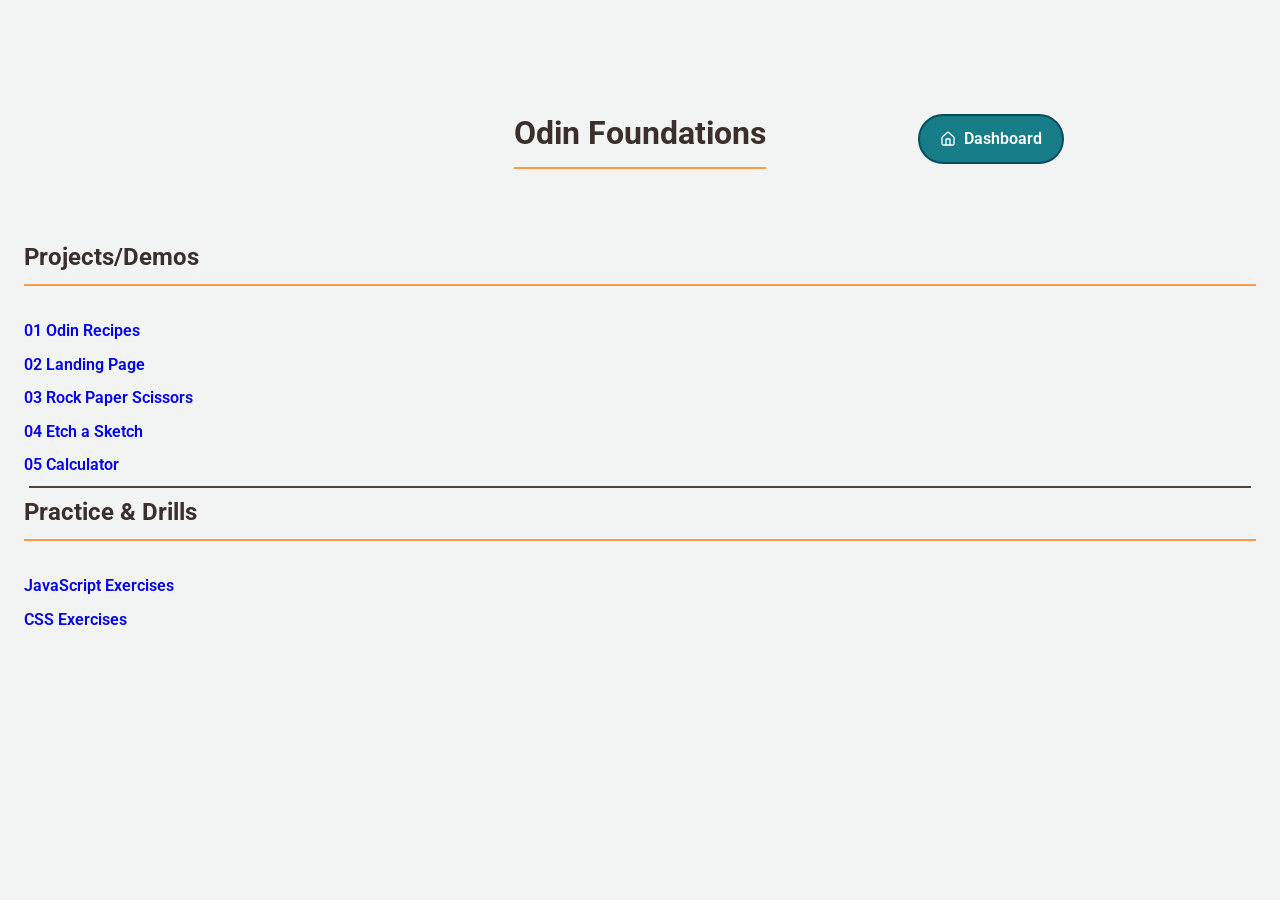
<file: index.html>
<!doctype html>
<html lang="en">
  <head>
    <meta charset="UTF-8" />
    <meta name="viewport" content="width=device-width, initial-scale=1.0" />
    <title>Odin Foundations Page</title>

    <!-- Google Font: Roboto (Variable Font) -->
    <link rel="preconnect" href="https://fonts.googleapis.com" />
    <link rel="preconnect" href="https://fonts.gstatic.com" crossorigin />
    <link
      href="https://fonts.googleapis.com/css2?family=Roboto:ital,wght@0,100..900;1,100..900&display=swap"
      rel="stylesheet"
    />

    <!-- Deine globale CSS-Boilerplate -->
    <link rel="stylesheet" href="styles.css" />
  </head>

  <body>
    <header class="page-header">
      <div class="header-spacer"></div>
      <h1>Odin Foundations</h1>
      <a href="https://janf1997-sys.github.io/odin-hub/" class="home-button"
        >Dashboard</a
      >
    </header>
    <main>
      <section class="foundations-container">
        <h2>Projects/Demos</h2>
        <ul class="project-list">
          <li class="project-item">
            <a href="./01_odin-recipes/index.html" class="project-link">
              <span class="project-number">01</span>
              <span class="project-name">Odin Recipes</span>
            </a>
          </li>
          <li class="project-item">
            <a href="./02_landing_page/index.html" class="project-link">
              <span class="project-number">02</span>
              <span class="project-name">Landing Page</span>
            </a>
          </li>
          <li class="project-item">
            <a href="./03_rock-paper-scissors/index.html" class="project-link">
              <span class="project-number">03</span>
              <span class="project-name">Rock Paper Scissors</span>
            </a>
          </li>
          <li class="project-item">
            <a href="./04_etch-a-sketch/index.html" class="project-link">
              <span class="project-number">04</span>
              <span class="project-name">Etch a Sketch</span>
            </a>
          </li>
          <li class="project-item">
            <a href="./05_calculator/index.html" class="project-link">
              <span class="project-number">05</span>
              <span class="project-name">Calculator</span>
            </a>
          </li>
        </ul>
      </section>
      <hr />
      <section class="exercises-section">
        <h2>Practice & Drills</h2>
        <ul class="exercises-list">
          <li>
            <a
              href="https://github.com/janf1997-sys/javascript-exercises"
              target="_blank"
              rel="noopener noreferrer"
              >JavaScript Exercises</a
            >
          </li>
          <li>
            <a
              href="https://github.com/janf1997-sys/css-exercises"
              target="_blank"
              rel="noopener noreferrer"
              >CSS Exercises</a
            >
          </li>
        </ul>
      </section>
    </main>
  </body>
</html>
</file>
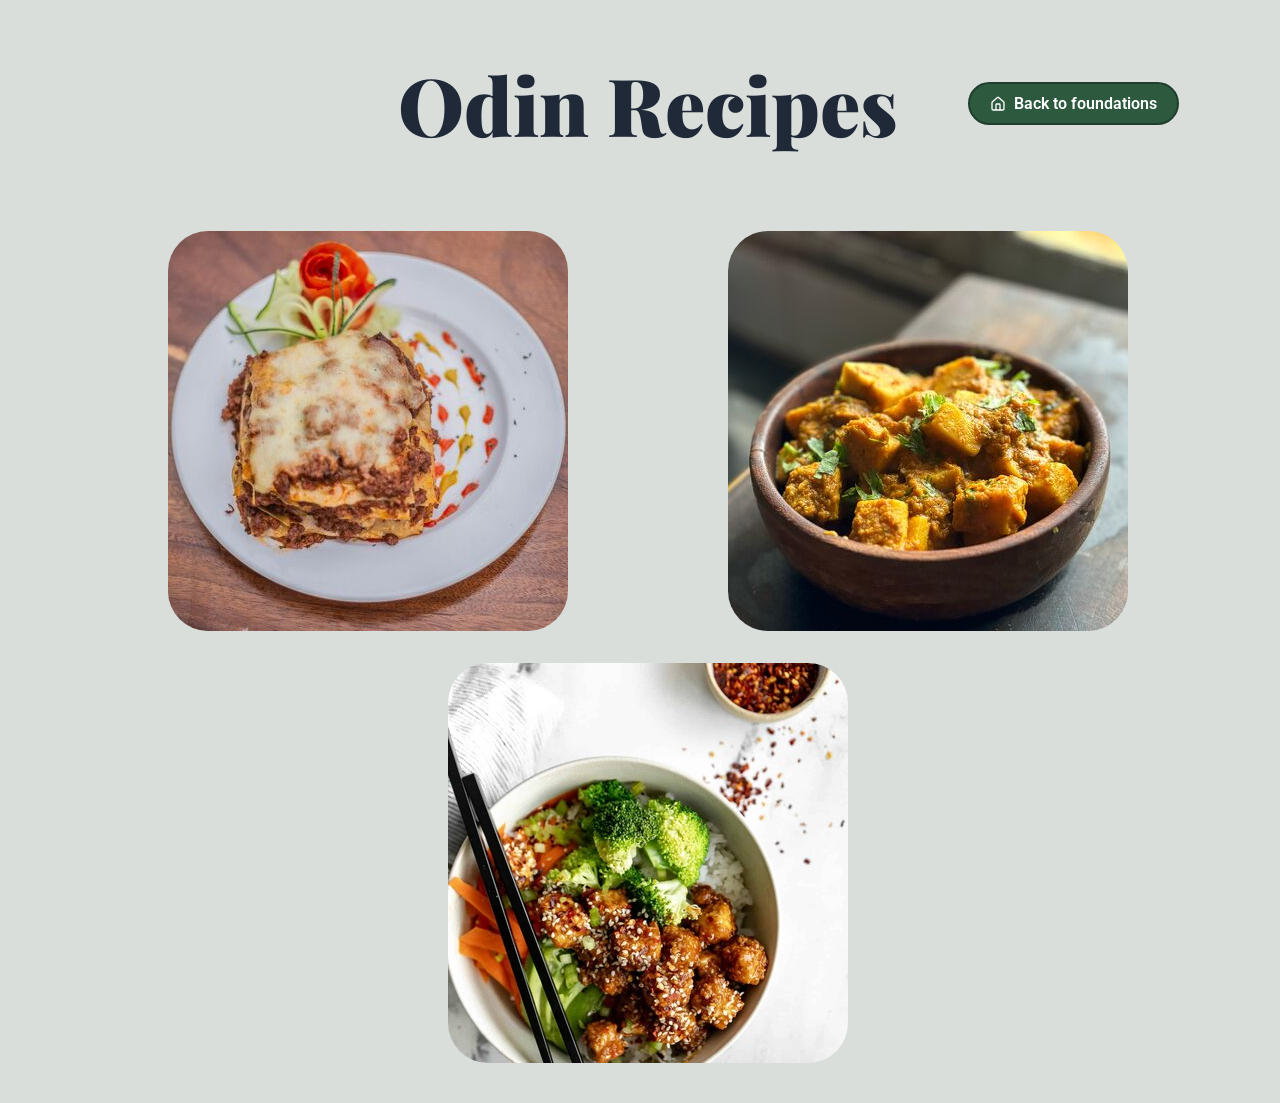
<file: 01_odin-recipes/index.html>
<!doctype html>
<html lang="en">
  <head>
    <meta charset="UTF-8" />
    <meta name="viewport" content="width=device-width, initial-scale=1.0" />
    <title>Odin Recipes Page</title>

    <!-- Google Font: Roboto (Variable Font) -->
    <link rel="preconnect" href="https://fonts.googleapis.com" />
    <link rel="preconnect" href="https://fonts.gstatic.com" crossorigin />
    <link
      href="https://fonts.googleapis.com/css2?family=Roboto:ital,wght@0,100..900;1,100..900&display=swap"
      rel="stylesheet"
    />
    <link
      href="https://fonts.googleapis.com/css2?family=Playfair+Display:ital,wght@0,400..900;1,400..900&display=swap"
      rel="stylesheet"
    />

    <!-- Deine globale CSS-Boilerplate -->
    <link rel="stylesheet" href="styles.css" />
  </head>

  <body>
    <header class="page-header page-header--full">
      <div class="header-spacer"></div>
      <h1>Odin Recipes</h1>
      <a class="home-button" href="../index.html">Back to foundations</a>
    </header>
    <div class="container">
      <a class="recipe-card" href="recipes/lasagna.html"
        ><img
          class="nav-pic"
          src="./images/lasagna.jpg"
          width="400"
          height="400"
        /><span class="recipe-name">Lasagna</span></a
      >
      <a class="recipe-card" href="recipes/butter_tofu.html"
        ><img
          class="nav-pic"
          src="./images/butter_tofu.jpg"
          width="400"
          height="400"
        /><span class="recipe-name">Butter Tofu</span></a
      >
      <a class="recipe-card" href="recipes/crispy_tofu.html"
        ><img
          class="nav-pic"
          src="./images/crispy_tofu.jpg"
          width="400"
          height="400"
        /><span class="recipe-name">Crispy Tofu</span></a
      >
    </div>
  </body>
</html>
</file>
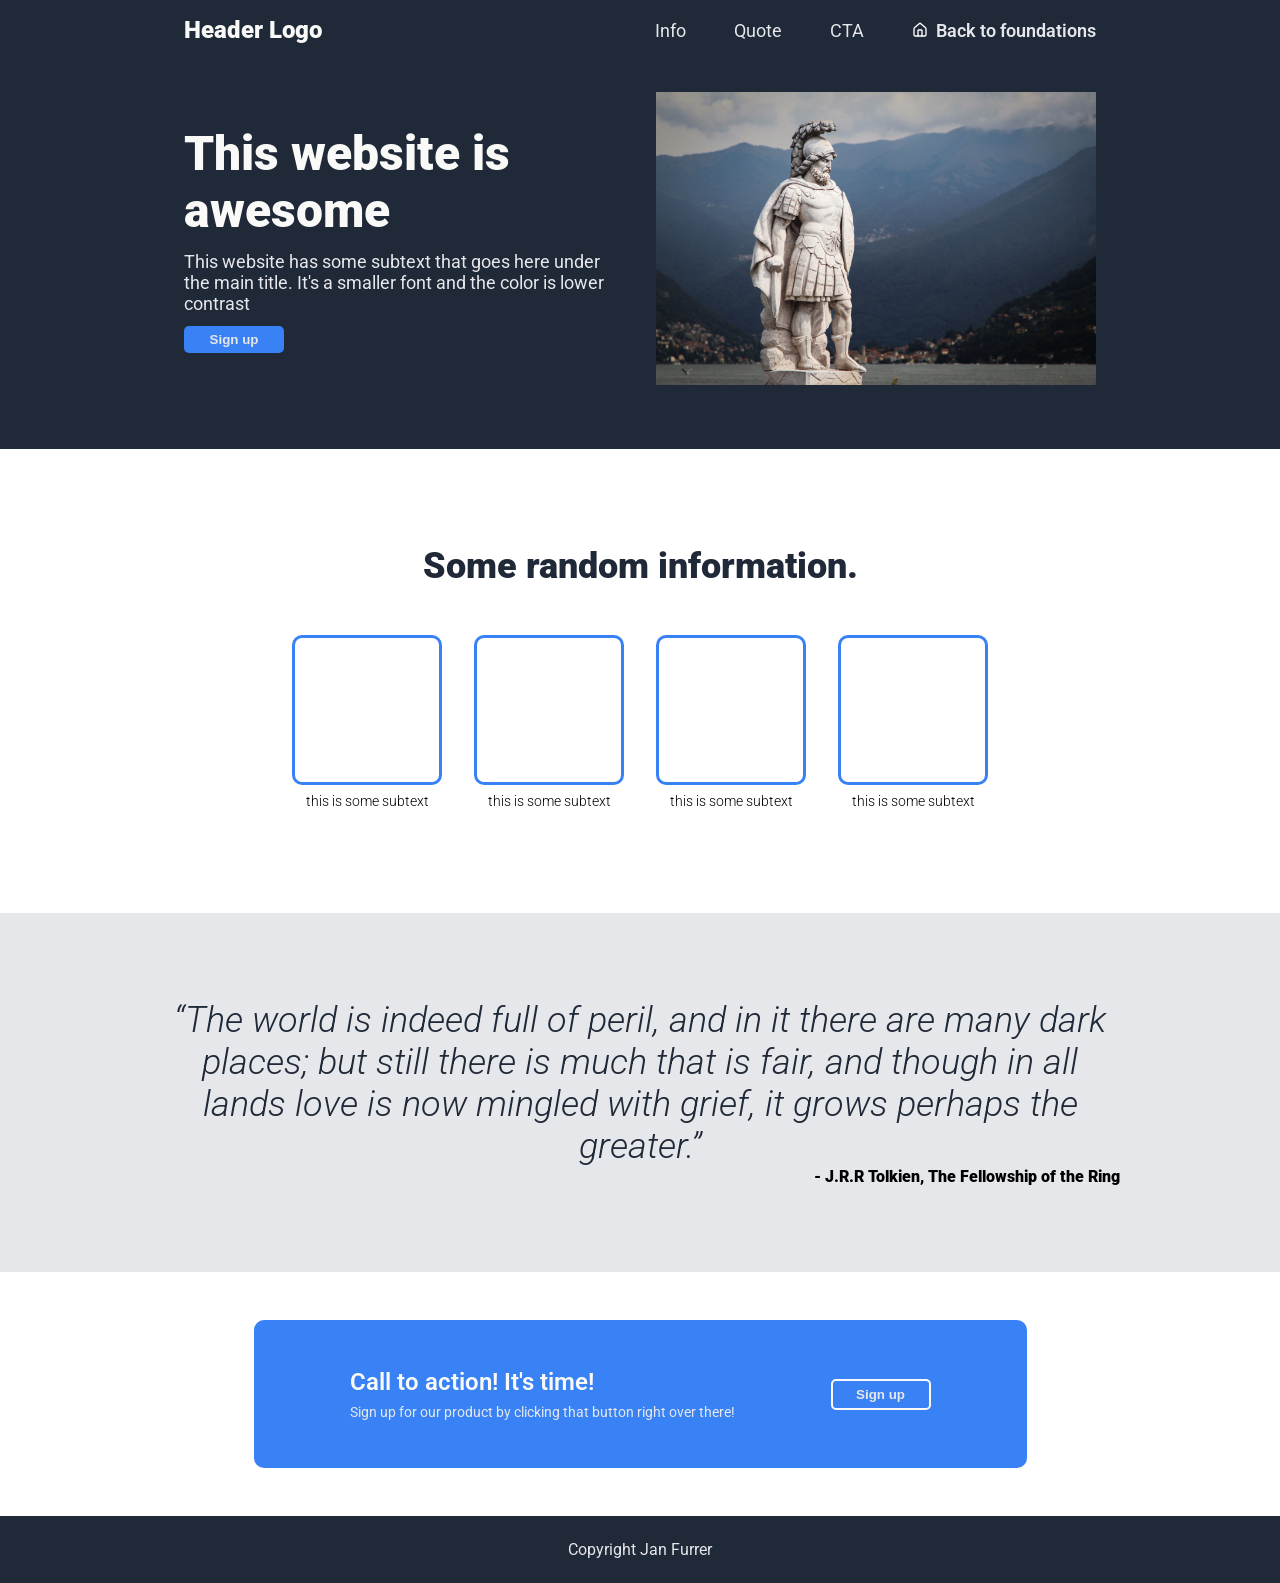
<file: 02_landing_page/index.html>
<!doctype html>
<html lang="en">
  <head>
    <meta charset="UTF-8" />
    <meta name="viewport" content="width=device-width, initial-scale=1.0" />
    <title>Odin Landing Page</title>
    <link rel="preconnect" href="https://fonts.googleapis.com" />
    <link rel="preconnect" href="https://fonts.gstatic.com" crossorigin />
    <link
      href="https://fonts.googleapis.com/css2?family=Playfair+Display:ital,wght@0,400..900;1,400..900&family=Roboto:ital,wght@0,100..900;1,100..900&display=swap"
      rel="stylesheet"
    />
    <link rel="stylesheet" href="styles.css" />
  </head>
  <body>
    <header>
      <div class="top">
        <div class="logo">Header Logo</div>
        <div class="nav">
          <a href="#info">Info</a>
          <a href="#quote">Quote</a>
          <a href="#cta">CTA</a>
          <a class="home-button" href="../index.html">Back to foundations</a>
        </div>
      </div>
      <div class="content">
        <div class="header-left">
          <div class="title">This website is awesome</div>
          <div class="subtitle">
            This website has some subtext that goes here under the main title.
            It's a smaller font and the color is lower contrast
          </div>
          <button class="signup">Sign up</button>
        </div>
        <div class="image">
          <img src="resources/hero-img.jpg" width="600" />
        </div>
      </div>
    </header>
    <div id="info">
      <div class="section-title">Some random information.</div>
      <div class="containers">
        <div class="container">
          <div class="rec"></div>
          <div class="subtext">this is some subtext</div>
        </div>
        <div class="container">
          <div class="rec"></div>
          <div class="subtext">this is some subtext</div>
        </div>
        <div class="container">
          <div class="rec"></div>
          <div class="subtext">this is some subtext</div>
        </div>
        <div class="container">
          <div class="rec"></div>
          <div class="subtext">this is some subtext</div>
        </div>
      </div>
    </div>
    <div id="quote">
      <div class="quote">
        <div class="quote-text">
          “The world is indeed full of peril, and in it there are many dark
          places; but still there is much that is fair, and though in all lands
          love is now mingled with grief, it grows perhaps the greater.”
        </div>
        <div class="quote-author">
          - J.R.R Tolkien, The Fellowship of the Ring
        </div>
      </div>
    </div>
    <div id="cta">
      <div class="cta-content">
        <div class="left">
          <div class="cta-title">Call to action! It's time!</div>
          <div class="cta-sub">
            Sign up for our product by clicking that button right over there!
          </div>
        </div>
        <div class="right">
          <button class="signup">Sign up</button>
        </div>
      </div>
    </div>
    <footer>Copyright Jan Furrer</footer>
  </body>
</html>
</file>
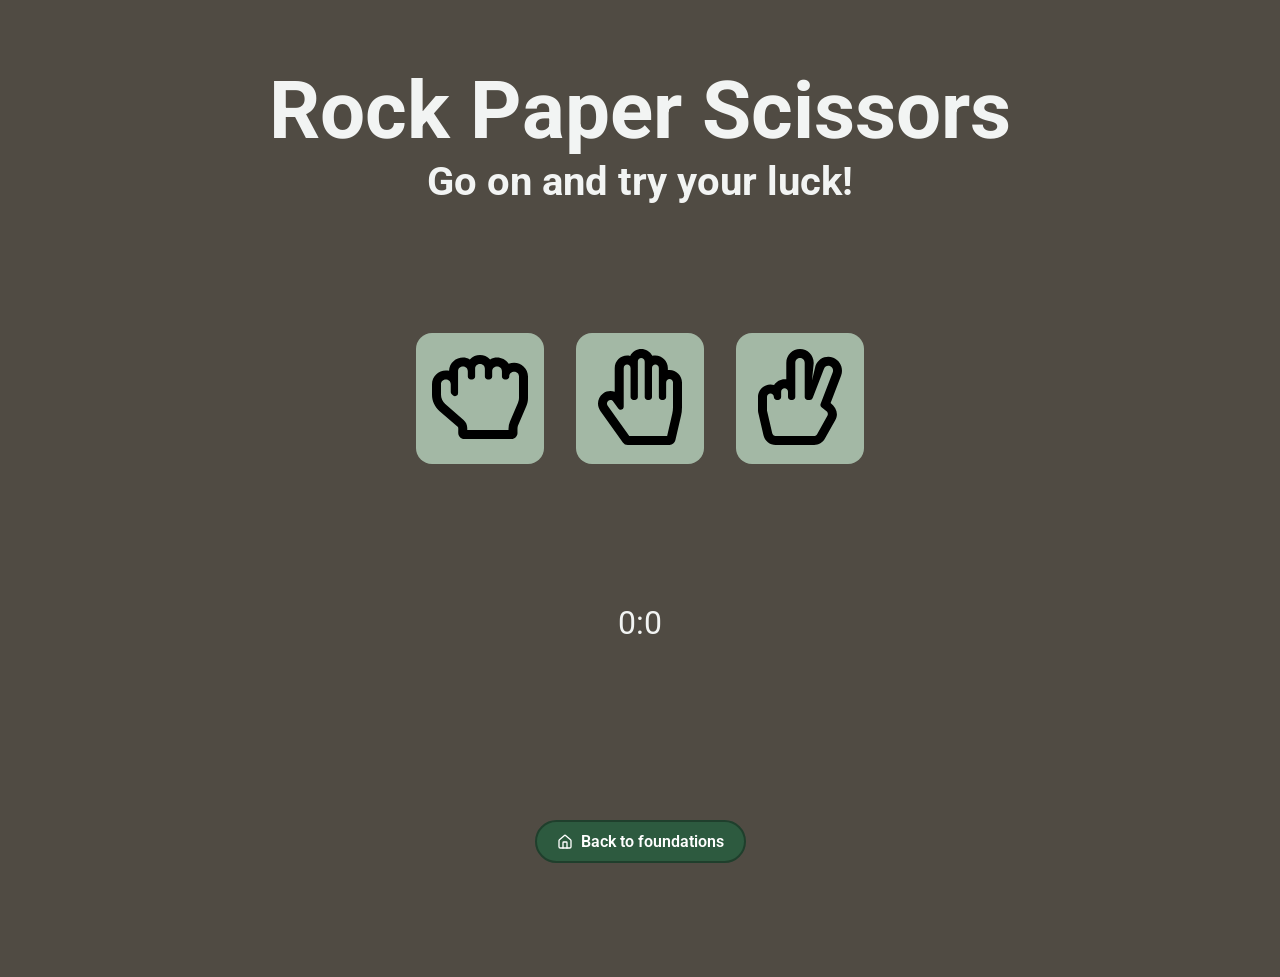
<file: 03_rock-paper-scissors/index.html>
<!doctype html>
<html lang="en">
  <head>
    <meta charset="UTF-8" />
    <meta name="viewport" content="width=device-width, initial-scale=1.0" />
    <title>RPS</title>
    <link href="styles.css" rel="stylesheet" />
    <script src="script.js" defer></script>
    <link rel="preconnect" href="https://fonts.googleapis.com" />
    <link rel="preconnect" href="https://fonts.gstatic.com" crossorigin />
    <link
      href="https://fonts.googleapis.com/css2?family=Roboto:ital,wght@0,100..900;1,100..900&display=swap"
      rel="stylesheet"
    />
  </head>
  <body>
    <svg xmlns="http://www.w3.org/2000/svg" style="display: none">
      <!-- Rock (512x512) -->
      <symbol id="icon-rock" viewBox="0 0 512 512">
        <path
          fill="currentColor"
          d="M408.864 79.052c-22.401-33.898-66.108-42.273-98.813-23.588c-29.474-31.469-79.145-31.093-108.334-.022c-47.16-27.02-108.71 5.055-110.671 60.806C44.846 105.407 0 140.001 0 187.429v56.953c0 32.741 14.28 63.954 39.18 85.634l97.71 85.081c4.252 3.702 3.11 5.573 3.11 32.903c0 17.673 14.327 32 32 32h252c17.673 0 32-14.327 32-32c0-23.513-1.015-30.745 3.982-42.37l42.835-99.656c6.094-14.177 9.183-29.172 9.183-44.568V146.963c0-52.839-54.314-88.662-103.136-67.911M464 261.406a64.5 64.5 0 0 1-5.282 25.613l-42.835 99.655c-5.23 12.171-7.883 25.04-7.883 38.25V432H188v-10.286c0-16.37-7.14-31.977-19.59-42.817l-97.71-85.08C56.274 281.255 48 263.236 48 244.381v-56.953c0-33.208 52-33.537 52 .677v41.228a16 16 0 0 0 5.493 12.067l7 6.095A16 16 0 0 0 139 235.429V118.857c0-33.097 52-33.725 52 .677v26.751c0 8.836 7.164 16 16 16h7c8.836 0 16-7.164 16-16v-41.143c0-33.134 52-33.675 52 .677v40.466c0 8.836 7.163 16 16 16h7c8.837 0 16-7.164 16-16v-27.429c0-33.03 52-33.78 52 .677v26.751c0 8.836 7.163 16 16 16h7c8.837 0 16-7.164 16-16c0-33.146 52-33.613 52 .677z"
        />
      </symbol>

      <!-- Paper (448x512) -->
      <symbol id="icon-paper" viewBox="0 0 448 512">
        <path
          fill="currentColor"
          d="M372.57 112.641v-10.825c0-43.612-40.52-76.691-83.039-65.546c-25.629-49.5-94.09-47.45-117.982.747C130.269 26.456 89.144 57.945 89.144 102v126.13c-19.953-7.427-43.308-5.068-62.083 8.871c-29.355 21.796-35.794 63.333-14.55 93.153L132.48 498.569a32 32 0 0 0 26.062 13.432h222.897c14.904 0 27.835-10.289 31.182-24.813l30.184-130.958A203.6 203.6 0 0 0 448 310.564V179c0-40.62-35.523-71.992-75.43-66.359m27.427 197.922c0 11.731-1.334 23.469-3.965 34.886L368.707 464h-201.92L51.591 302.303c-14.439-20.27 15.023-42.776 29.394-22.605l27.128 38.079c8.995 12.626 29.031 6.287 29.031-9.283V102c0-25.645 36.571-24.81 36.571.691V256c0 8.837 7.163 16 16 16h6.856c8.837 0 16-7.163 16-16V67c0-25.663 36.571-24.81 36.571.691V256c0 8.837 7.163 16 16 16h6.856c8.837 0 16-7.163 16-16V101.125c0-25.672 36.57-24.81 36.57.691V256c0 8.837 7.163 16 16 16h6.857c8.837 0 16-7.163 16-16v-76.309c0-26.242 36.57-25.64 36.57-.691v131.563z"
        />
      </symbol>

      <!-- Scissors (512x512) -->
      <symbol id="icon-scissors" viewBox="0 0 512 512">
        <path
          fill="currentColor"
          d="m256 480l70-.013c5.114 0 10.231-.583 15.203-1.729l118.999-27.427C490.56 443.835 512 417.02 512 386.277V180.575c0-23.845-13.03-45.951-34.005-57.69l-97.999-54.853c-34.409-19.261-67.263-5.824-92.218 24.733L142.85 37.008c-37.887-14.579-80.612 3.727-95.642 41.201c-15.098 37.642 3.635 80.37 41.942 95.112L168 192l-94-9.141c-40.804 0-74 32.811-74 73.14s33.196 73.141 74 73.141h87.635c-3.675 26.245 8.692 51.297 30.341 65.006C178.657 436.737 211.044 480 256 480m0-48.013c-25.16 0-25.12-36.567 0-36.567c8.837 0 16-7.163 16-16v-6.856c0-8.837-7.163-16-16-16h-28c-25.159 0-25.122-36.567 0-36.567h28c8.837 0 16-7.163 16-16v-6.856c0-8.837-7.163-16-16-16H74c-34.43 0-34.375-50.281 0-50.281h182c8.837 0 16-7.163 16-16v-11.632a16 16 0 0 0-10.254-14.933L106.389 128.51c-31.552-12.14-13.432-59.283 19.222-46.717l166.549 64.091a16 16 0 0 0 18.139-4.812l21.764-26.647c5.82-7.127 16.348-9.064 24.488-4.508l98 54.854c5.828 3.263 9.449 9.318 9.449 15.805v205.701c0 8.491-5.994 15.804-14.576 17.782l-119.001 27.427a19.7 19.7 0 0 1-4.423.502z"
        />
      </symbol>
    </svg>
    <div class="title-container">
      <h1>Rock Paper Scissors</h1>
      <h2>Go on and try your luck!</h2>
    </div>
    <div class="btn-container">
      <button class="choice rock">
        <svg class="choice-icon rock"><use href="#icon-rock"></use></svg>
      </button>
      <button class="choice paper">
        <svg class="choice-icon paper"><use href="#icon-paper"></use></svg>
      </button>
      <button class="choice scissors">
        <svg class="choice-icon scissors">
          <use href="#icon-scissors"></use>
        </svg>
      </button>
    </div>
    <div class="scoreboard">
      <div class="result"></div>
      <div class="score">0:0</div>
    </div>
    <button class="restart" style="display: none">New Game</button>
    <a class="home-button" href="../index.html">Back to foundations</a>
  </body>
</html>
</file>
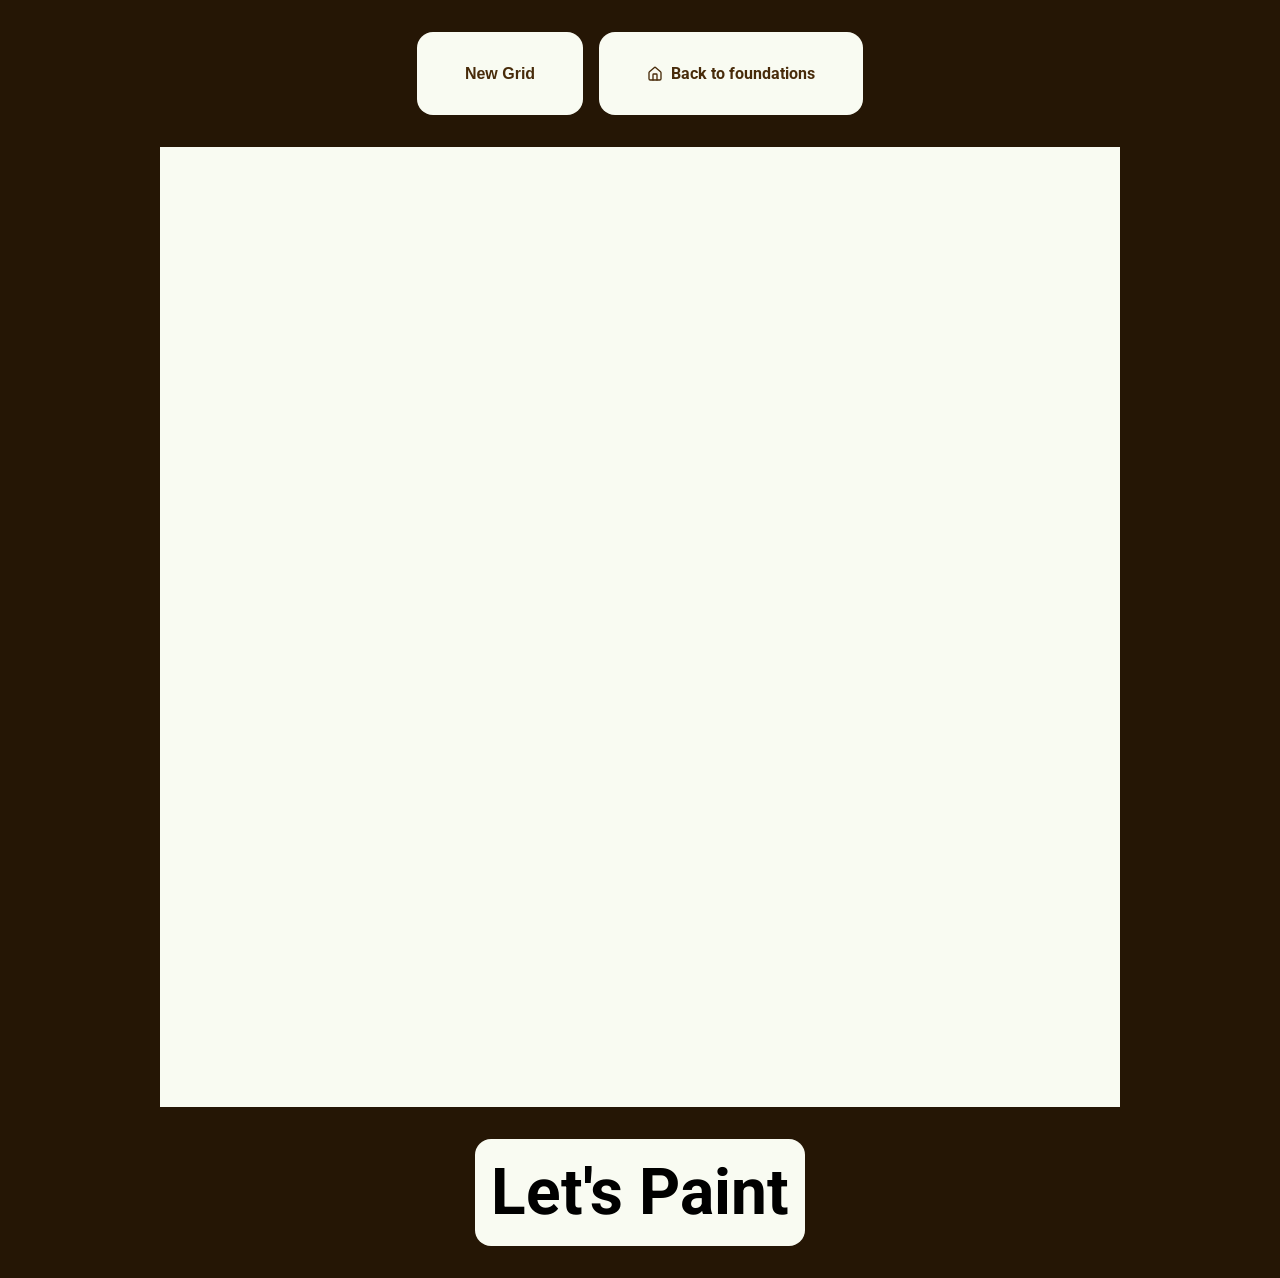
<file: 04_etch-a-sketch/index.html>
<!doctype html>
<html lang="en">
  <head>
    <meta charset="UTF-8" />
    <meta name="viewport" content="width=device-width, initial-scale=1.0" />
    <title>Etch-a-Sketch</title>
    <link href="styles.css" rel="stylesheet" />
    <script src="scripts.js" defer></script>
    <link rel="preconnect" href="https://fonts.googleapis.com" />
    <link rel="preconnect" href="https://fonts.gstatic.com" crossorigin />
    <link
      href="https://fonts.googleapis.com/css2?family=Roboto:ital,wght@0,100..900;1,100..900&display=swap"
      rel="stylesheet"
    />
    <link
      href="https://fonts.googleapis.com/css2?family=Playfair+Display:ital,wght@0,400..900;1,400..900&display=swap"
      rel="stylesheet"
    />
  </head>
  <body>
    <div class="nav">
      <button>New Grid</button>
      <a
        class="home-button"
        href="https://janf1997-sys.github.io/odin-foundations/"
        >Back to foundations</a
      >
    </div>
    <div class="container"></div>
    <h1>Let's Paint</h1>
  </body>
</html>
</file>
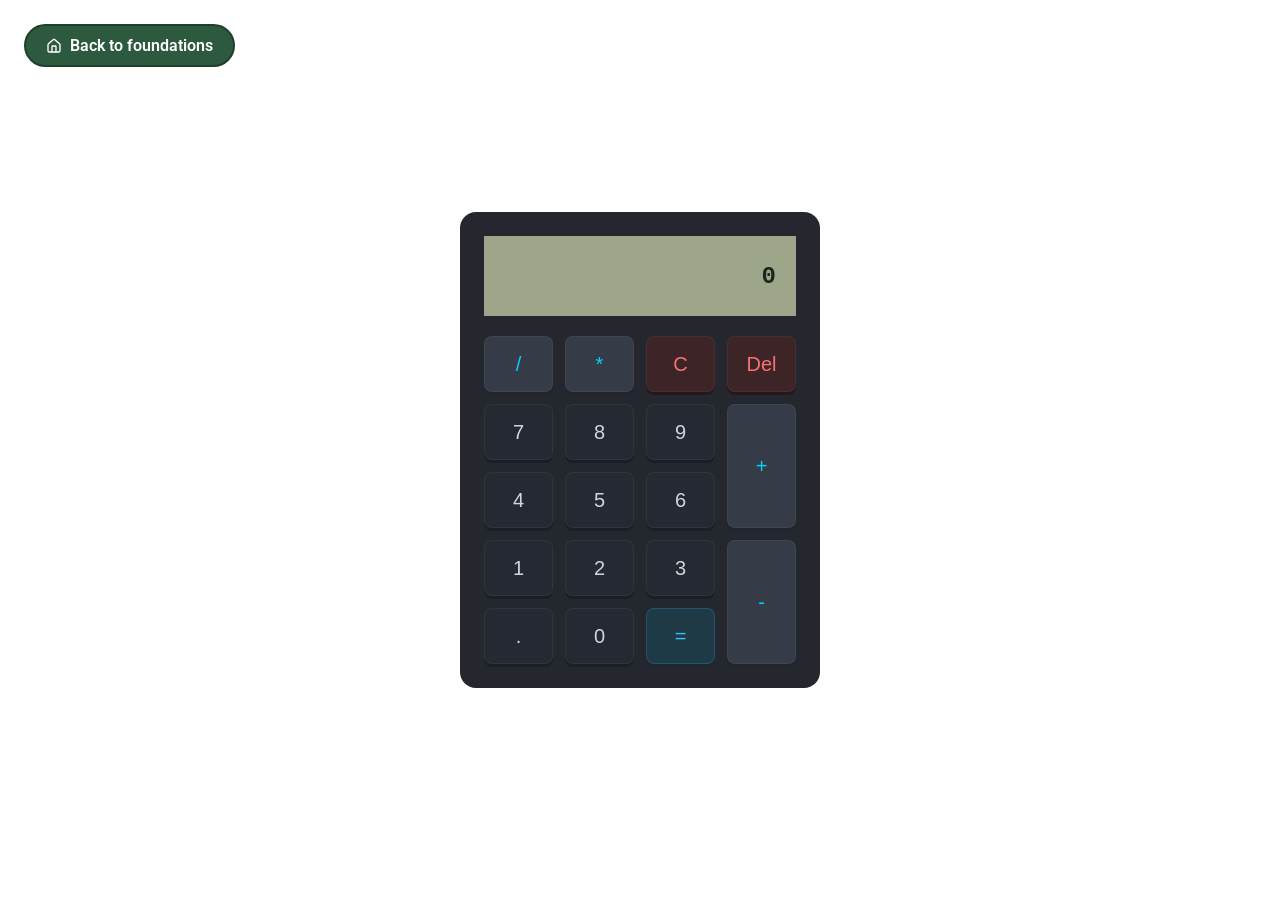
<file: 05_calculator/index.html>
<!doctype html>
<html lang="en">
  <head>
    <meta charset="UTF-8" />
    <meta name="viewport" content="width=device-width, initial-scale=1.0" />
    <title>Calculator</title>
    <link href="styles.css" rel="stylesheet" />
    <script src="scripts.js" defer></script>
    <link rel="preconnect" href="https://fonts.googleapis.com" />
    <link rel="preconnect" href="https://fonts.gstatic.com" crossorigin />
    <link
      href="https://fonts.googleapis.com/css2?family=Roboto:ital,wght@0,100..900;1,100..900&display=swap"
      rel="stylesheet"
    />
    <link
      href="https://fonts.googleapis.com/css2?family=Playfair+Display:ital,wght@0,400..900;1,400..900&display=swap"
      rel="stylesheet"
    />
  </head>
  <body>
    <a class="home-button" href="../index.html">Back to foundations</a>
    <div class="calculator">
      <div class="display">0</div>
      <div class="pad">
        <button class="calc-button" data-function="/">/</button>
        <button class="calc-button" data-function="*">*</button>
        <button class="calc-button" data-clear="c">C</button>
        <button class="calc-button" data-delete="Backspace">Del</button>
        <button class="calc-button" data-number="7">7</button>
        <button class="calc-button" data-number="8">8</button>
        <button class="calc-button" data-number="9">9</button>
        <button class="calc-button span-row2" data-function="+">+</button>
        <button class="calc-button" data-number="4">4</button>
        <button class="calc-button" data-number="5">5</button>
        <button class="calc-button" data-number="6">6</button>
        <button class="calc-button" data-number="1">1</button>
        <button class="calc-button" data-number="2">2</button>
        <button class="calc-button" data-number="3">3</button>
        <button class="calc-button span-row2" data-function="-">-</button>
        <button class="calc-button" data-number=".">.</button>
        <button class="calc-button" data-number="0">0</button>
        <button class="calc-button" data-equals="=">=</button>
      </div>
    </div>
  </body>
</html>
</file>
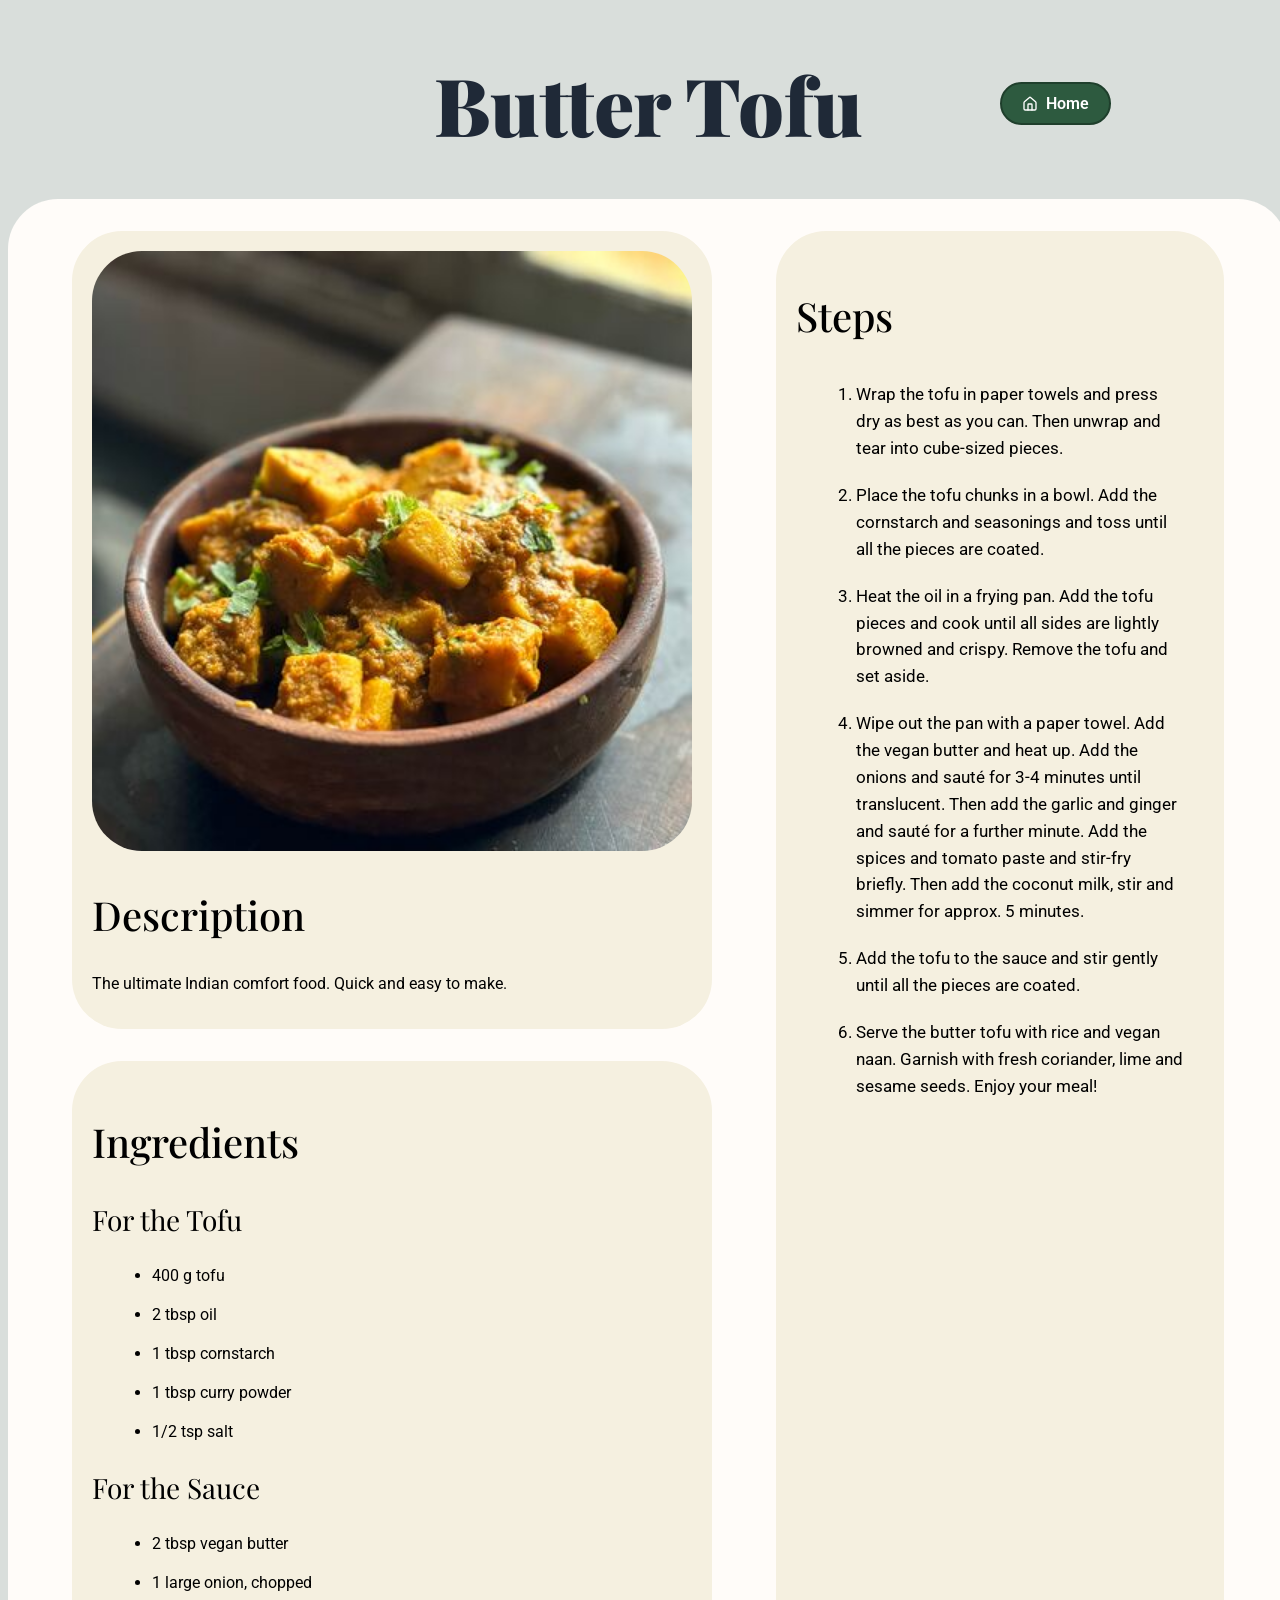
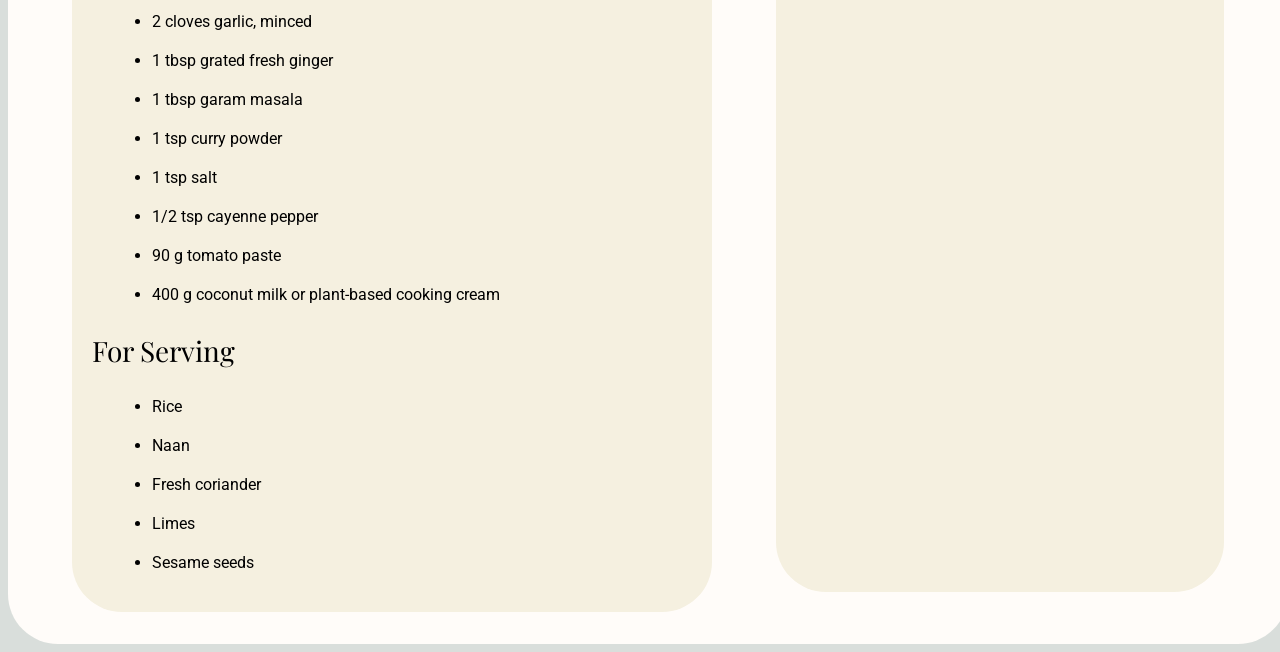
<file: 01_odin-recipes/recipes/butter_tofu.html>
<!doctype html>
<html lang="en">
  <head>
    <meta charset="UTF-8" />
    <meta name="viewport" content="width=device-width, initial-scale=1.0" />
    <title>Butter Tofu | Odin Recipes</title>

    <!-- Google Font: Roboto (Variable Font) -->
    <link rel="preconnect" href="https://fonts.googleapis.com" />
    <link rel="preconnect" href="https://fonts.gstatic.com" crossorigin />
    <link
      href="https://fonts.googleapis.com/css2?family=Roboto:ital,wght@0,100..900;1,100..900&display=swap"
      rel="stylesheet"
    />
    <link
      href="https://fonts.googleapis.com/css2?family=Playfair+Display:ital,wght@0,400..900;1,400..900&display=swap"
      rel="stylesheet"
    />

    <!-- Deine globale CSS-Boilerplate -->
    <link rel="stylesheet" href="../styles.css" />
  </head>

  <body>
    <header class="page-header">
      <div class="header-spacer"></div>
      <h1>Butter Tofu</h1>
      <a class="home-button" href="../index.html">Home</a>
    </header>
    <div class="recipe-body">
      <div class="recipe-header">
        <img
          class="recipe-picture"
          src="../images/butter_tofu.jpg"
          alt="Butter Tofu in a bowl"
          width="600"
          height="auto"
        />
        <h2>Description</h2>
        <p>The ultimate Indian comfort food. Quick and easy to make.</p>
      </div>
      <div class="recipe-ingridients">
        <h2>Ingredients</h2>
        <h3>For the Tofu</h3>
        <ul>
          <li>400 g tofu</li>
          <li>2 tbsp oil</li>
          <li>1 tbsp cornstarch</li>
          <li>1 tbsp curry powder</li>
          <li>1/2 tsp salt</li>
        </ul>
        <h3>For the Sauce</h3>
        <ul>
          <li>2 tbsp vegan butter</li>
          <li>1 large onion, chopped</li>
          <li>2 cloves garlic, minced</li>
          <li>1 tbsp grated fresh ginger</li>
          <li>1 tbsp garam masala</li>
          <li>1 tsp curry powder</li>
          <li>1 tsp salt</li>
          <li>1/2 tsp cayenne pepper</li>
          <li>90 g tomato paste</li>
          <li>400 g coconut milk or plant-based cooking cream</li>
        </ul>
        <h3>For Serving</h3>
        <ul>
          <li>Rice</li>
          <li>Naan</li>
          <li>Fresh coriander</li>
          <li>Limes</li>
          <li>Sesame seeds</li>
        </ul>
      </div>
      <div class="recipe-steps">
        <h2>Steps</h2>
        <ol>
          <li>
            Wrap the tofu in paper towels and press dry as best as you can. Then
            unwrap and tear into cube-sized pieces.
          </li>
          <li>
            Place the tofu chunks in a bowl. Add the cornstarch and seasonings
            and toss until all the pieces are coated.
          </li>
          <li>
            Heat the oil in a frying pan. Add the tofu pieces and cook until all
            sides are lightly browned and crispy. Remove the tofu and set aside.
          </li>
          <li>
            Wipe out the pan with a paper towel. Add the vegan butter and heat
            up. Add the onions and sauté for 3-4 minutes until translucent. Then
            add the garlic and ginger and sauté for a further minute. Add the
            spices and tomato paste and stir-fry briefly. Then add the coconut
            milk, stir and simmer for approx. 5 minutes.
          </li>
          <li>
            Add the tofu to the sauce and stir gently until all the pieces are
            coated.
          </li>
          <li>
            Serve the butter tofu with rice and vegan naan. Garnish with fresh
            coriander, lime and sesame seeds. Enjoy your meal!
          </li>
        </ol>
      </div>
    </div>
  </body>
</html>
</file>
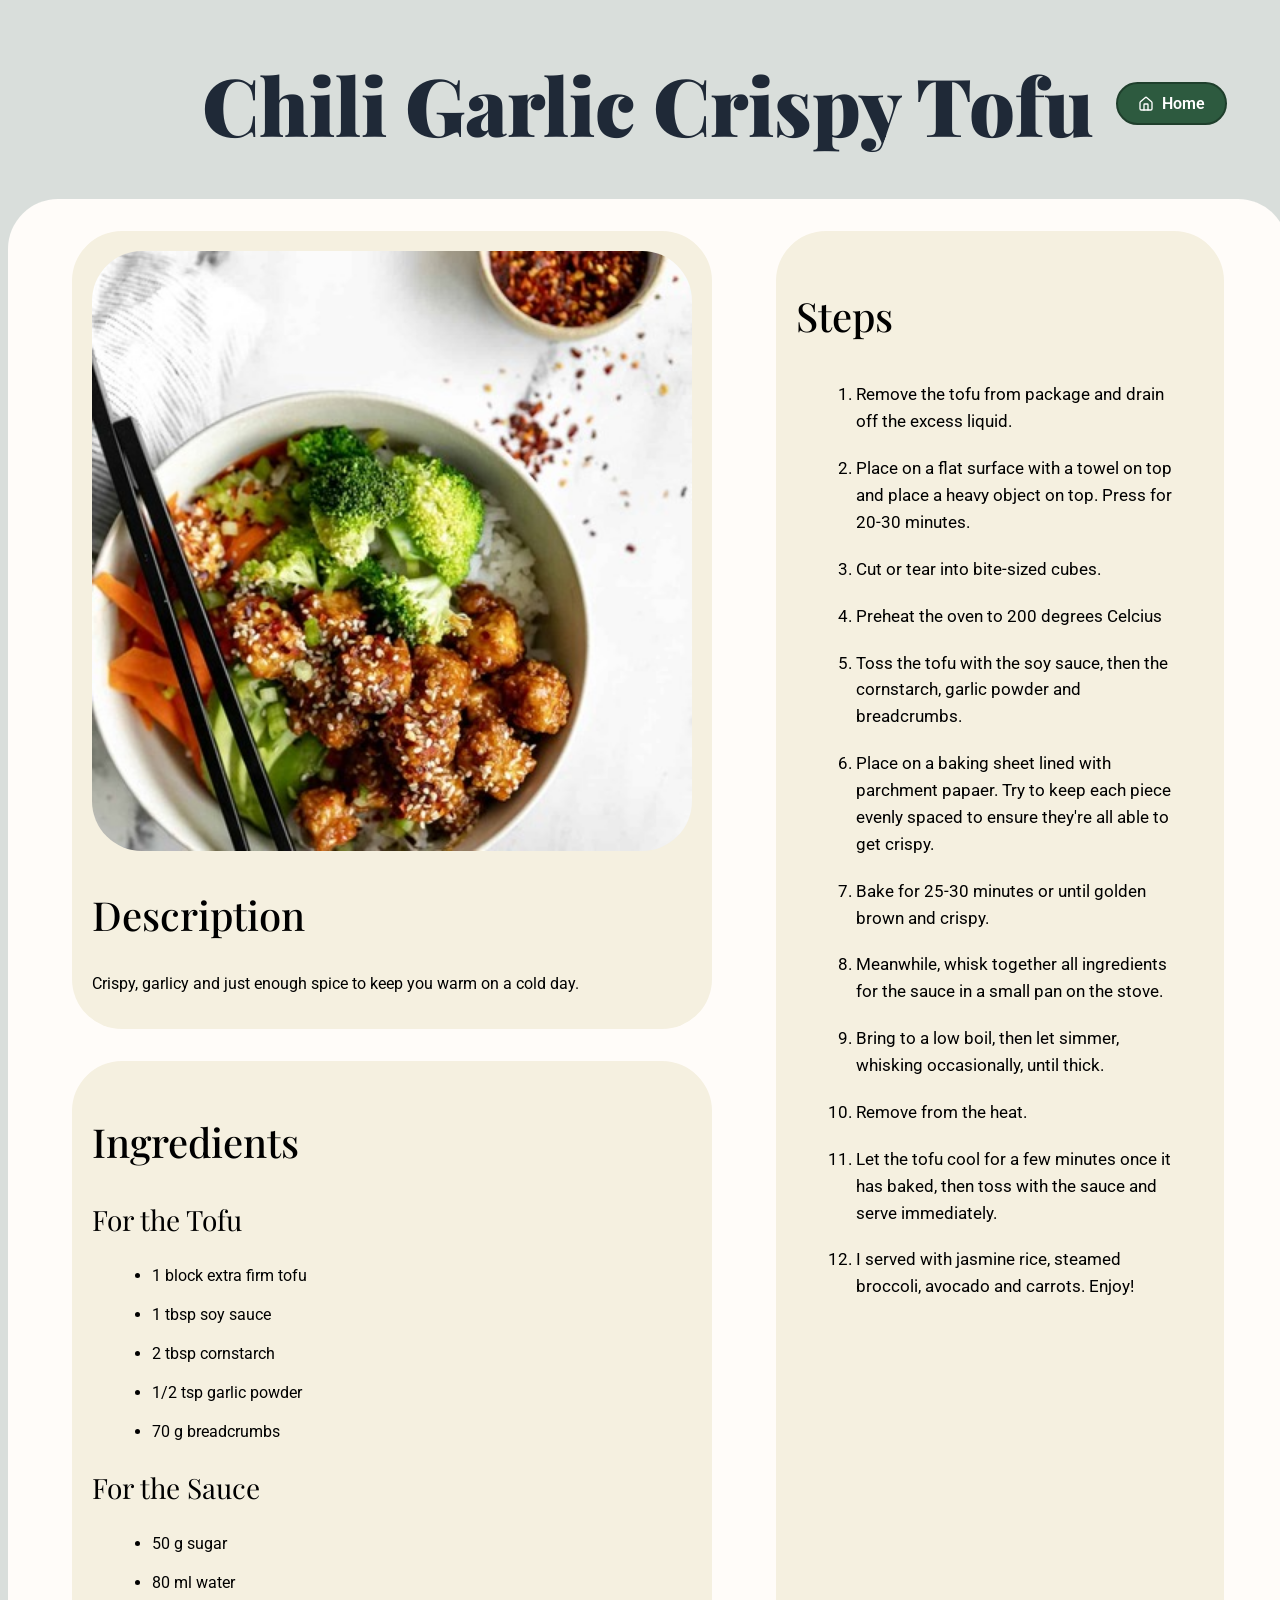
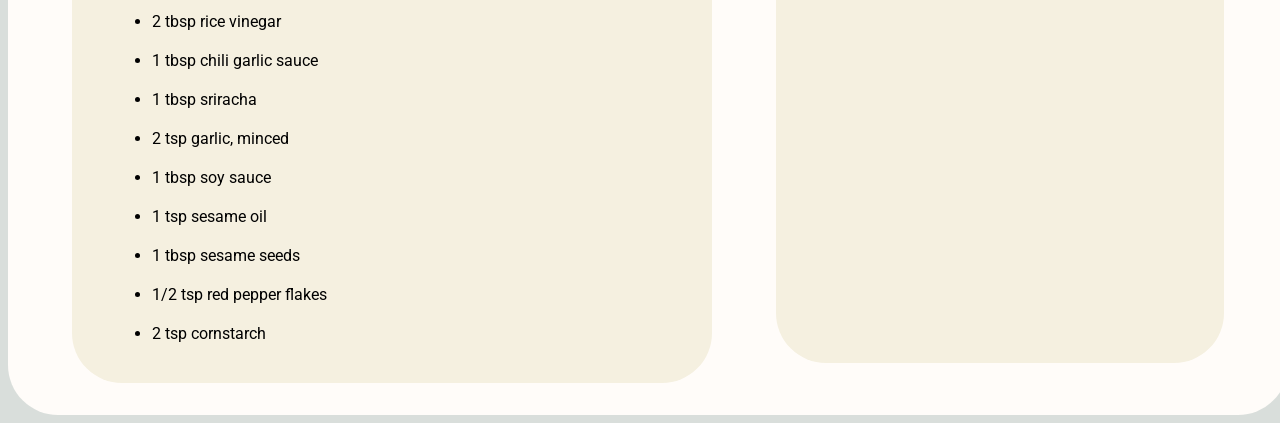
<file: 01_odin-recipes/recipes/crispy_tofu.html>
<!doctype html>
<html lang="en">
  <head>
    <meta charset="UTF-8" />
    <meta name="viewport" content="width=device-width, initial-scale=1.0" />
    <title>Chili Garlic Crispy Tofu | Odin Recipes</title>

    <!-- Google Font: Roboto (Variable Font) -->
    <link rel="preconnect" href="https://fonts.googleapis.com" />
    <link rel="preconnect" href="https://fonts.gstatic.com" crossorigin />
    <link
      href="https://fonts.googleapis.com/css2?family=Roboto:ital,wght@0,100..900;1,100..900&display=swap"
      rel="stylesheet"
    />
    <link
      href="https://fonts.googleapis.com/css2?family=Playfair+Display:ital,wght@0,400..900;1,400..900&display=swap"
      rel="stylesheet"
    />

    <!-- Deine globale CSS-Boilerplate -->
    <link rel="stylesheet" href="../styles.css" />
  </head>

  <body>
    <header class="page-header">
      <div class="header-spacer"></div>
      <h1>Chili Garlic Crispy Tofu</h1>
      <a class="home-button" href="../index.html">Home</a>
    </header>
    <div class="recipe-body">
      <div class="recipe-header">
        <img
          class="recipe-picture"
          src="../images/crispy_tofu.jpg"
          alt="Crispy Tofu on a plate"
          width="600"
          height="auto"
        />
        <h2>Description</h2>
        <p>
          Crispy, garlicy and just enough spice to keep you warm on a cold day.
        </p>
      </div>
      <div class="recipe-ingridients">
        <h2>Ingredients</h2>
        <h3>For the Tofu</h3>
        <ul>
          <li>1 block extra firm tofu</li>
          <li>1 tbsp soy sauce</li>
          <li>2 tbsp cornstarch</li>
          <li>1/2 tsp garlic powder</li>
          <li>70 g breadcrumbs</li>
        </ul>

        <h3>For the Sauce</h3>
        <ul>
          <li>50 g sugar</li>
          <li>80 ml water</li>
          <li>2 tbsp rice vinegar</li>
          <li>1 tbsp chili garlic sauce</li>
          <li>1 tbsp sriracha</li>
          <li>2 tsp garlic, minced</li>
          <li>1 tbsp soy sauce</li>
          <li>1 tsp sesame oil</li>
          <li>1 tbsp sesame seeds</li>
          <li>1/2 tsp red pepper flakes</li>
          <li>2 tsp cornstarch</li>
        </ul>
      </div>
      <div class="recipe-steps">
        <h2>Steps</h2>
        <ol>
          <li>Remove the tofu from package and drain off the excess liquid.</li>
          <li>
            Place on a flat surface with a towel on top and place a heavy object
            on top. Press for 20-30 minutes.
          </li>
          <li>Cut or tear into bite-sized cubes.</li>
          <li>Preheat the oven to 200 degrees Celcius</li>
          <li>
            Toss the tofu with the soy sauce, then the cornstarch, garlic powder
            and breadcrumbs.
          </li>
          <li>
            Place on a baking sheet lined with parchment papaer. Try to keep
            each piece evenly spaced to ensure they're all able to get crispy.
          </li>
          <li>Bake for 25-30 minutes or until golden brown and crispy.</li>
          <li>
            Meanwhile, whisk together all ingredients for the sauce in a small
            pan on the stove.
          </li>
          <li>
            Bring to a low boil, then let simmer, whisking occasionally, until
            thick.
          </li>
          <li>Remove from the heat.</li>
          <li>
            Let the tofu cool for a few minutes once it has baked, then toss
            with the sauce and serve immediately.
          </li>
          <li>
            I served with jasmine rice, steamed broccoli, avocado and carrots.
            Enjoy!
          </li>
        </ol>
      </div>
    </div>
  </body>
</html>
</file>
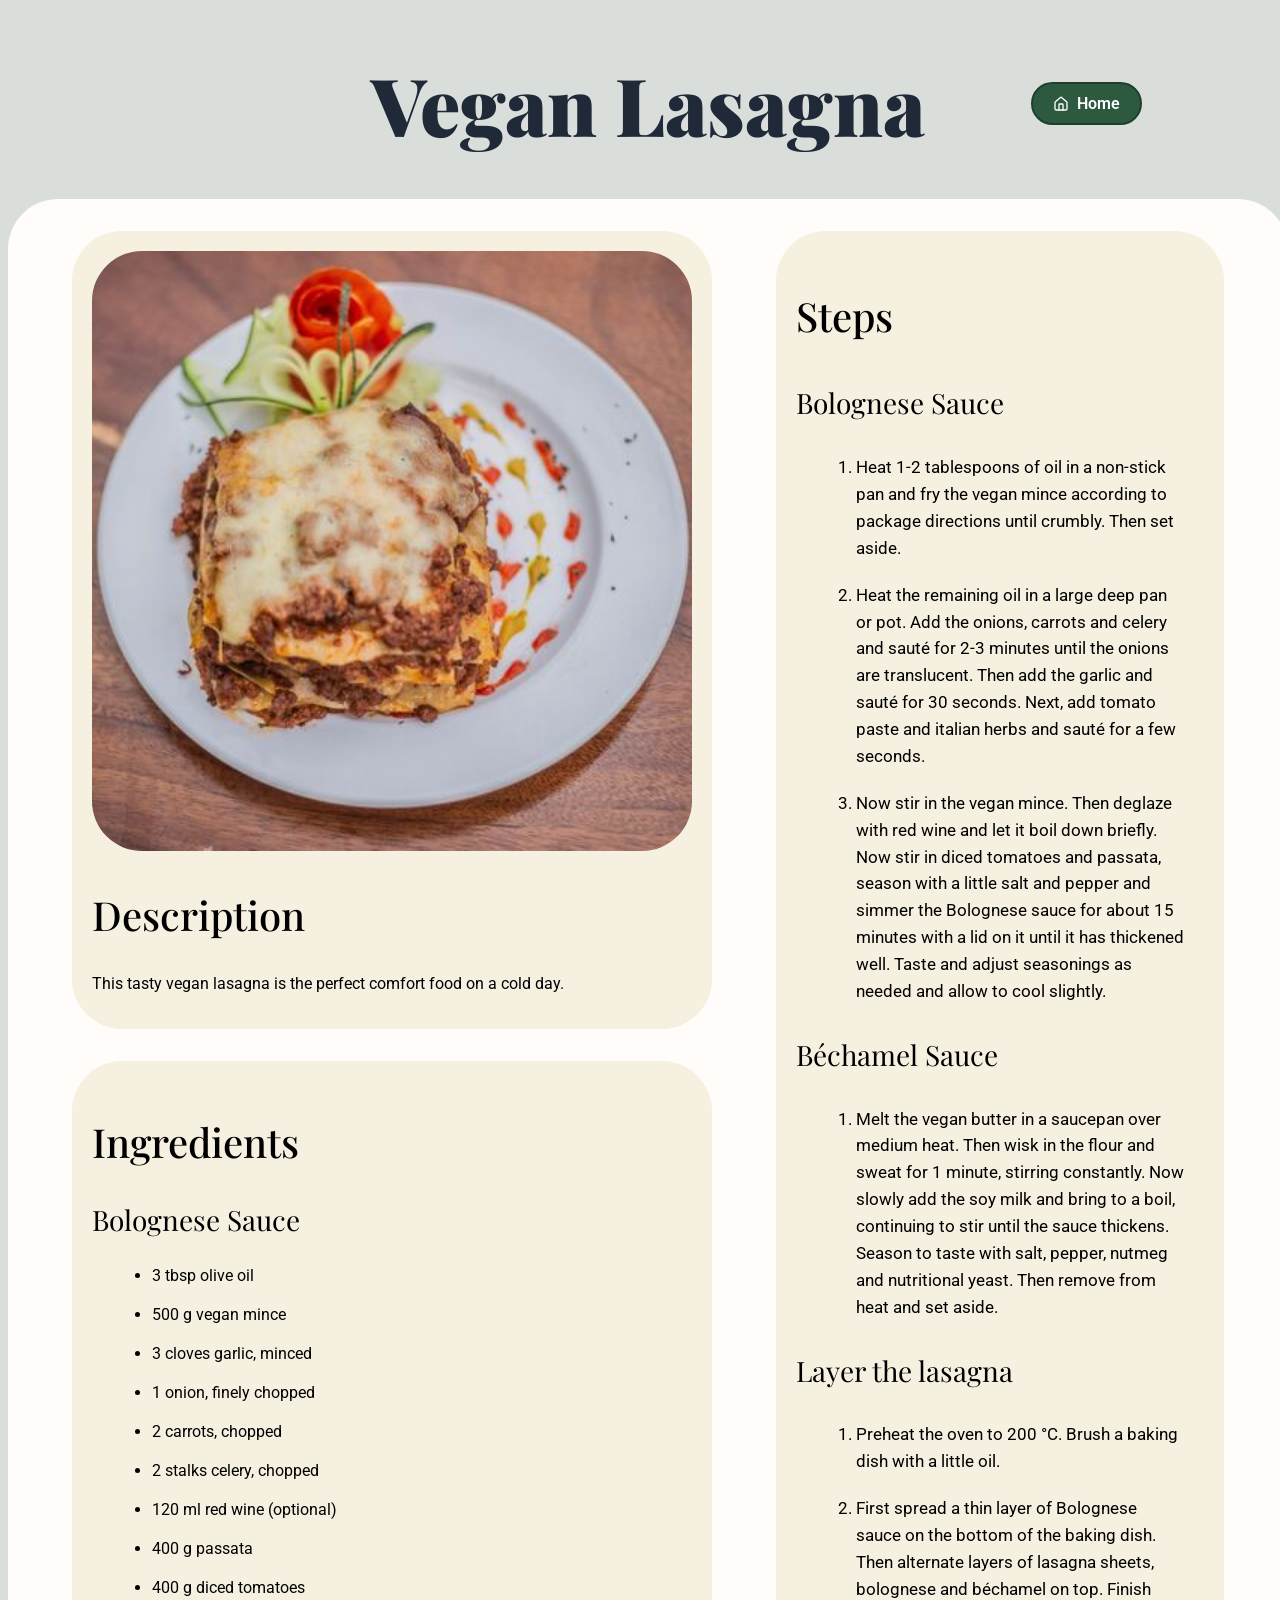
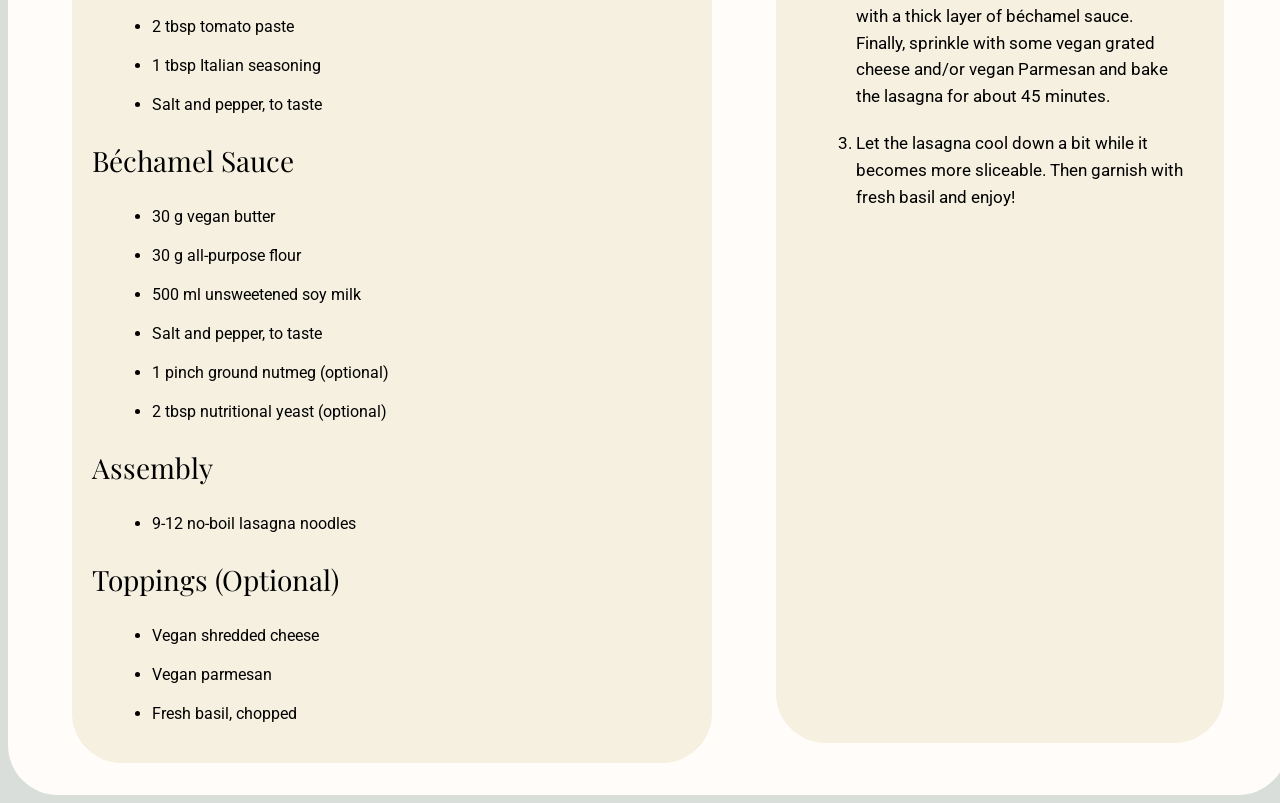
<file: 01_odin-recipes/recipes/lasagna.html>
<!doctype html>
<html lang="en">
  <head>
    <meta charset="UTF-8" />
    <meta name="viewport" content="width=device-width, initial-scale=1.0" />
    <title>Lasagna | Odin Recipes</title>

    <!-- Google Font: Roboto (Variable Font) -->
    <link rel="preconnect" href="https://fonts.googleapis.com" />
    <link rel="preconnect" href="https://fonts.gstatic.com" crossorigin />
    <link
      href="https://fonts.googleapis.com/css2?family=Roboto:ital,wght@0,100..900;1,100..900&display=swap"
      rel="stylesheet"
    />
    <link
      href="https://fonts.googleapis.com/css2?family=Playfair+Display:ital,wght@0,400..900;1,400..900&display=swap"
      rel="stylesheet"
    />

    <!-- Deine globale CSS-Boilerplate -->
    <link rel="stylesheet" href="../styles.css" />
  </head>

  <body>
    <header class="page-header">
      <div class="header-spacer"></div>
      <h1>Vegan Lasagna</h1>
      <a class="home-button" href="../index.html">Home</a>
    </header>
    <div class="recipe-body">
      <div class="recipe-header">
        <img
          class="recipe-picture"
          src="../images/lasagna.jpg"
          alt="Picture of finished Lasagna on a plate"
          width="600"
          height="auto"
        />
        <h2>Description</h2>
        <p>
          This tasty vegan lasagna is the perfect comfort food on a cold day.
        </p>
      </div>
      <div class="recipe-ingridients">
        <h2>Ingredients</h2>
        <h3>Bolognese Sauce</h3>
        <ul>
          <li>3 tbsp olive oil</li>
          <li>500 g vegan mince</li>
          <li>3 cloves garlic, minced</li>
          <li>1 onion, finely chopped</li>
          <li>2 carrots, chopped</li>
          <li>2 stalks celery, chopped</li>
          <li>120 ml red wine (optional)</li>
          <li>400 g passata</li>
          <li>400 g diced tomatoes</li>
          <li>2 tbsp tomato paste</li>
          <li>1 tbsp Italian seasoning</li>
          <li>Salt and pepper, to taste</li>
        </ul>

        <h3>Béchamel Sauce</h3>
        <ul>
          <li>30 g vegan butter</li>
          <li>30 g all-purpose flour</li>
          <li>500 ml unsweetened soy milk</li>
          <li>Salt and pepper, to taste</li>
          <li>1 pinch ground nutmeg (optional)</li>
          <li>2 tbsp nutritional yeast (optional)</li>
        </ul>
        <h3>Assembly</h3>
        <ul>
          <li>9-12 no-boil lasagna noodles</li>
        </ul>
        <h3>Toppings (Optional)</h3>
        <ul>
          <li>Vegan shredded cheese</li>
          <li>Vegan parmesan</li>
          <li>Fresh basil, chopped</li>
        </ul>
      </div>
      <div class="recipe-steps">
        <h2>Steps</h2>
        <h3>Bolognese Sauce</h3>
        <ol>
          <li>
            Heat 1-2 tablespoons of oil in a non-stick pan and fry the vegan
            mince according to package directions until crumbly. Then set aside.
          </li>
          <li>
            Heat the remaining oil in a large deep pan or pot. Add the onions,
            carrots and celery and sauté for 2-3 minutes until the onions are
            translucent. Then add the garlic and sauté for 30 seconds. Next, add
            tomato paste and italian herbs and sauté for a few seconds.
          </li>
          <li>
            Now stir in the vegan mince. Then deglaze with red wine and let it
            boil down briefly. Now stir in diced tomatoes and passata, season
            with a little salt and pepper and simmer the Bolognese sauce for
            about 15 minutes with a lid on it until it has thickened well. Taste
            and adjust seasonings as needed and allow to cool slightly.
          </li>
        </ol>
        <h3>Béchamel Sauce</h3>
        <ol>
          <li>
            Melt the vegan butter in a saucepan over medium heat. Then wisk in
            the flour and sweat for 1 minute, stirring constantly. Now slowly
            add the soy milk and bring to a boil, continuing to stir until the
            sauce thickens. Season to taste with salt, pepper, nutmeg and
            nutritional yeast. Then remove from heat and set aside.
          </li>
        </ol>
        <h3>Layer the lasagna</h3>
        <ol>
          <li>
            Preheat the oven to 200 °C. Brush a baking dish with a little oil.
          </li>
          <li>
            First spread a thin layer of Bolognese sauce on the bottom of the
            baking dish. Then alternate layers of lasagna sheets, bolognese and
            béchamel on top. Finish with a thick layer of béchamel sauce.
            Finally, sprinkle with some vegan grated cheese and/or vegan
            Parmesan and bake the lasagna for about 45 minutes.
          </li>
          <li>
            Let the lasagna cool down a bit while it becomes more sliceable.
            Then garnish with fresh basil and enjoy!
          </li>
        </ol>
      </div>
    </div>
  </body>
</html>
</file>
<file: styles.css>
:root {
  --bg-main: #f2f4f3;
  --primary: #177e89;
  --primary-hover: #084c61;
  --text-main: #53423c;
  --text-heading: #3b2f2b;
  --accent: #ff9b42;
  --font-main: 'Roboto', sans-serif;
}
* {
  box-sizing: border-box;
  margin: 0;
  padding: 0;
}
body {
  font-family: var(--font-main);
  line-height: 1.6;
  background-color: var(--bg-main);
  color: var(--text-main);
  padding: 2rem 1.5rem;
}
h1,
h2,
h3,
h4,
h5,
h6 {
  color: var(--text-heading);
}
h1 {
  font-size: 2rem;
  margin-bottom: 2rem;
  border-bottom: 2px solid var(--accent);
  padding-bottom: 0.5rem;
}
h2 {
  font-size: 1.5rem;
  margin-bottom: 2rem;
  border-bottom: 2px solid var(--accent);
  padding-bottom: 0.5rem;
}
.project-list,
.exercises-list {
  list-style-type: none;
}
.project-list li,
.exercises-list li {
  margin-bottom: 0.5rem;
}
.project-list a,
.exercises-list a {
  display: inline-block;
  font-weight: 600;
  text-decoration: none;
}
.project-list a:hover,
.exercises-list a:hover {
  text-decoration: underline;
  color: var(--accent);
}
.page-header {
  display: grid;
  grid-template-columns: 1fr auto 1fr;
  align-items: center;
  max-width: 100%;
  width: 100%;
  margin: 2rem auto 1.5rem auto;
  padding: 0 2.5rem;
  box-sizing: border-box;
}
.page-header h1 {
  grid-column: 2;
  margin: 0;
  text-align: center;
}
.home-button {
  grid-column: 3;
  justify-self: end;
  display: inline-flex;
  align-items: center;
  background-color: var(--primary);
  padding: 10px 20px;
  border-radius: 100px;
  border: 2px solid var(--primary-hover);
  margin: 50px auto;
  color: #fff;
  transition: ease-in-out 0.2s;
  font-weight: 600;
  gap: 0.5rem;
  text-decoration: none;
}
.home-button:hover {
  scale: 1.1;
}
.home-button::before {
  content: '';
  display: inline-block;
  width: 1rem;
  height: 1rem;
  flex-shrink: 0;
  background-image: url('[data-uri]');
  background-repeat: no-repeat;
  background-position: center;
  background-size: contain;
}

hr {
  margin: 5px;
  border: none;
  height: 2px;
  background-color: var(--text-main);
}
</file>
<file: 01_odin-recipes/styles.css>
body {
  font-family: 'Roboto', sans-serif;
  background: #d9dedb;

  width: 100%;
}

h1 {
  font-family: 'Playfair Display', sans-serif;
  font-weight: 900;
  font-size: 5rem;
  text-align: center;
  color: #1f2937;
}

h2 {
  font-family: 'Playfair Display', sans-serif;
  font-weight: 500;
  font-size: 2.5rem;
}

h3 {
  font-family: 'Playfair Display', sans-serif;
  font-weight: 300;
  font-size: 1.75rem;
}

a {
  text-decoration: none;
  color: #000;
}

.container {
  display: flex;
  flex-wrap: wrap;
  gap: 2rem;
  max-width: 1400px;
  margin: 0 auto;
  padding: 2rem;
  justify-content: space-evenly;
}
.recipe-card {
  position: relative;
  display: inline-block;
  overflow: hidden;
  border-radius: 10%;
  text-decoration: none;
}

.nav-pic {
  display: block;
  transition:
    transform 0.3s ease,
    filter 0.3s ease;
}
.recipe-name {
  position: absolute;
  top: 50%;
  left: 50%;
  transform: translate(-50%, -50%);
  color: #fff;
  font-size: 1.5rem;
  font-weight: 700;
  text-shadow: 0 2px 8px rgba(0, 0, 0, 0.7);
  opacity: 0;
  pointer-events: none;
  transition: opacity 0.3s ease;
  z-index: 2;
  white-space: nowrap;
}
.recipe-card:hover .nav-pic {
  transform: scale(1.08);
  filter: blur(2px) brightness(0.85);
}
.recipe-card:hover .recipe-name {
  opacity: 1;
}

.recipe-body {
  display: grid;
  grid-template-columns: 2fr 3fr;
  grid-template-rows: auto auto;
  gap: 32px 64px;
  background-color: #fffcf9;
  border-radius: 50px;
  margin: 0 auto;
  padding: 32px 64px;
  max-width: 1200px;
  width: 90%;
}
.recipe-header,
.recipe-ingridients,
.recipe-steps {
  background-color: #f5f0e0;
  border-radius: 50px;
  padding: 20px;
}

.recipe-ingridients {
  grid-column-start: 1;
  grid-row-start: 2;
}
.recipe-steps {
  grid-row: span 2 / span 2;
  grid-column-start: 2;
  grid-row-start: 1;
  margin-right: auto;
  font-size: 1.05rem;
  line-height: 1.6;
  margin-bottom: 20px;
}

.recipe-picture {
  border-radius: 50px;
}

ol li {
  margin: 20px;
}

ul li {
  margin: 20px;
}

.recipe-header {
  align-self: start;
}

.page-header {
  display: grid;
  grid-template-columns: 1fr auto 1fr;
  align-items: center;
  max-width: 1200px;
  margin: 2rem auto 1.5rem auto;
  padding: 0 1rem;
}
.page-header h1 {
  grid-column: 2;
  margin: 0;
  text-align: center;
}

.page-header--full {
  max-width: 100%;
  width: 100%;
  padding: 0 2.5rem;
  box-sizing: border-box;
}
.home-button {
  grid-column: 3;
  justify-self: end;
  display: inline-flex;
  align-items: center;
  background-color: #2d5a3f;
  padding: 10px 20px;
  border-radius: 100px;
  border: 2px solid #1f3f2c;
  margin: 50px auto;
  color: #fff;
  transition: ease-in-out 0.2s;
  font-weight: 600;
  gap: 0.5rem;
}

.home-button:hover {
  scale: 1.1;
}

.home-button::before {
  content: '';
  display: inline-block;
  width: 1rem;
  height: 1rem;
  flex-shrink: 0;
  background-image: url('[data-uri]');
  background-repeat: no-repeat;
  background-position: center;
  background-size: contain;
}
</file>
<file: 02_landing_page/styles.css>
:root {
  --color-dark: #1f2937;
  --color-light: #f9faf8;
  --color-muted: #e5e7eb;
  --color-accent: #3882f6;

  --fs-sm: 1.125rem;
  --fs-md: 1.5rem;
  --fs-lg: 2.25rem;
  --fs-xl: 3rem;

  --fw-light: 300;
  --fw-regular: 400;
  --fw-bold: 900;
}

*,
*::before,
*::after {
  box-sizing: border-box;
}
body {
  font-family: 'Roboto', sans-serif;
  margin: 0;
  min-height: 100vh;
}
header {
  background-color: var(--color-dark);
  padding: 16px 0 64px 0;
}
.logo {
  font-size: var(--fs-md);
  color: var(--color-light);
  font-weight: var(--fw-bold);
}
.nav {
  display: flex;
  flex-direction: row;
  gap: 48px;
}
.nav a {
  font-size: var(--fs-sm);
  color: var(--color-muted);
  text-decoration: none;
}
.top,
.content {
  max-width: 960px;
  margin-inline: auto;
  padding-inline: 24px;
}
.top {
  display: flex;
  justify-content: space-between;
  align-items: center;
  margin-bottom: 48px;
}
.content {
  display: flex;
  align-items: center;
  justify-content: space-between;
  gap: 32px;
}
.title {
  font-size: var(--fs-xl);
  color: var(--color-light);
  font-weight: var(--fw-bold);
}
.subtitle {
  font-size: var(--fs-sm);
  color: var(--color-muted);
}
.header-left {
  flex: 1;
  max-width: 440px;
  display: flex;
  flex-direction: column;
  gap: 12px;
}
button {
  width: 100px;
  background-color: var(--color-accent);
  color: var(--color-muted);
  border: none;
  border-radius: 5px;
  padding: 6px 12px;
  font-weight: 600;
}
.image {
  flex: 1;
  display: flex;
  justify-content: flex-end;
}
img {
  max-width: 100%;
  width: 450px;
  height: auto;
  object-fit: cover;
}
#info {
  display: flex;
  flex-direction: column;
  gap: 48px;
  padding: 96px;
}

.section-title {
  font-size: var(--fs-lg);
  color: var(--color-dark);
  font-weight: var(--fw-bold);
  text-align: center;
}
.containers {
  display: flex;
  flex-direction: row;
  justify-content: center;
  gap: 32px;
  flex-wrap: wrap;
}
.container {
  max-width: 150px;
  width: 150px;
}
.rec {
  width: 150px;
  height: 150px;
  border: 3px solid var(--color-accent);
  border-radius: 10px;
}
.subtext {
  text-align: center;
  margin: 8px;
  font-weight: var(--fw-light);
  font-size: 14px;
}
#quote {
  background-color: var(--color-muted);
  padding: 86px;
}
.quote-text {
  font-size: var(--fs-lg);
  color: var(--color-dark);
  font-weight: var(--fw-light);
  font-style: italic;
  text-align: center;
}
.quote-author {
  text-align: end;
  font-weight: var(--fw-bold);
}
.quote {
  max-width: 960px;
  margin: 0 auto;
}
#cta {
  display: flex;
  justify-content: center;
  align-items: center;
  padding: 48px 96px;
}
.cta-content {
  background-color: var(--color-accent);
  padding: 48px 96px;
  display: flex;
  border-radius: 10px;
  gap: 96px;
  justify-content: center;
  align-items: center;
}
.cta-content button {
  border: 2px solid var(--color-light);
}

.cta-title {
  color: var(--color-light);
  font-weight: 600;
  font-size: var(--fs-md);
  margin-bottom: 8px;
}
.cta-sub {
  color: var(--color-muted);
  font-size: 14px;
}
footer {
  background-color: var(--color-dark);
  text-align: center;
  color: var(--color-muted);
  padding: 24px;
}

.home-button::before {
  content: '';
  display: inline-block;
  width: 1rem;
  height: 1rem;
  flex-shrink: 0;
  background-image: url('[data-uri]');
  background-repeat: no-repeat;
  background-position: center;
  background-size: contain;
}
.home-button {
  grid-column: 3;
  justify-self: end;
  display: inline-flex;
  align-items: center;
  border-radius: 100px;
  transition: ease-in-out 0.2s;
  font-weight: 600;
  gap: 0.5rem;
}

.home-button:hover {
  scale: 1.1;
}
</file>
<file: 03_rock-paper-scissors/styles.css>
button svg {
  pointer-events: none;
  width: 96px;
  height: 96px;
}

* {
  box-sizing: border-box;
  margin: 0;
  padding: 0;
}

body {
  font-family: 'Roboto', sans-serif;
  display: flex;
  flex-direction: column;
  align-items: center;
  gap: 128px;
  margin: 64px;
  background-color: #504b43;
}

h1 {
  font-size: 5rem;
}
h2 {
  font-size: 2.5rem;
}

.title-container {
  display: flex;
  align-items: center;
  flex-direction: column;
  color: #f2f4f3;
}

button {
  border: none;
  background-color: #a3b8a5;
  border-radius: 16px;
  padding: 16px;
  transition: ease-in;
}

button:hover {
  scale: 1.1;
  border: 1px solid #de7c5a;
}

.btn-container {
  display: flex;
  gap: 32px;
}
.scoreboard {
  color: #f2f4f3;
  font-size: 2rem;
  display: flex;
  flex-direction: column;
  align-items: center;
  gap: 12px;
}
.restart {
  color: #f2f4f3;
  padding: 16px 32px;
  font-size: 1.5rem;
  font-weight: 600;
}

.home-button {
  grid-column: 3;
  justify-self: end;
  display: inline-flex;
  align-items: center;
  background-color: #2d5a3f;
  padding: 10px 20px;
  border-radius: 100px;
  border: 2px solid #1f3f2c;
  margin: 50px auto;
  color: #fff;
  transition: ease-in-out 0.2s;
  font-weight: 600;
  gap: 0.5rem;
  text-decoration: none;
}

.home-button:hover {
  scale: 1.1;
}

.home-button::before {
  content: '';
  display: inline-block;
  width: 1rem;
  height: 1rem;
  flex-shrink: 0;
  background-image: url('[data-uri]');
  background-repeat: no-repeat;
  background-position: center;
  background-size: contain;
}

.choice-icon.scissors {
  transform-box: fill-box;
  transform-origin: center;
  transform: rotate(90deg);
}
</file>
<file: 04_etch-a-sketch/styles.css>
* {
  box-sizing: border-box;
  margin: 0;
  padding: 0;
}

body {
  display: flex;
  justify-content: center;
  align-items: center;
  flex-direction: column;
  margin: 32px;
  gap: 32px;
  font-family: 'Roboto', sans-serif;
}

.container {
  width: 960px;
  height: 960px;
  display: flex;
  flex-wrap: wrap;
  gap: 0px;
  align-content: flex-start;
  background: #f9fbf2;
}

.painted {
  flex-grow: 1;
}

html {
  background: #251605;
}

button,
a {
  padding: 32px 48px;
  border-radius: 16px;
  background: #f9fbf2;
  border: none;
  font-size: 16px;
  font-weight: 700;
  color: #482b0a;
  text-decoration: none;
}

h1 {
  padding: 16px;
  background: #f9fbf2;
  border-radius: 16px;
  font-size: 64px;
}

.nav {
  display: flex;
  gap: 16px;
  justify-content: space-between;
}

.home-button {
  grid-column: 3;
  justify-self: end;
  display: inline-flex;
  align-items: center;
  gap: 0.5rem;
}
.home-button::before {
  content: '';
  display: inline-block;
  width: 1rem;
  height: 1rem;
  flex-shrink: 0;
  background-image: url("data:image/svg+xml,%3Csvg xmlns='http://www.w3.org/2000/svg' width='24' height='24' viewBox='0 0 24 24' fill='none' stroke='%23482b0a' stroke-width='2' stroke-linecap='round' stroke-linejoin='round'%3E%3Cpath d='M15 21v-8a1 1 0 0 0-1-1h-4a1 1 0 0 0-1 1v8'/%3E%3Cpath d='M3 10a2 2 0 0 1 .709-1.528l7-6a2 2 0 0 1 2.582 0l7 6A2 2 0 0 1 21 10v9a2 2 0 0 1-2 2H5a2 2 0 0 1-2-2z'/%3E%3C/svg%3E");
  background-repeat: no-repeat;
  background-position: center;
  background-size: contain;
  color: #482b0a;
}
</file>
<file: 05_calculator/styles.css>
* {
  box-sizing: border-box;
  margin: 0;
  padding: 0;
}
html {
  height: 80%;
}
body {
  font-family: 'Roboto', sans-serif;
  display: flex;
  justify-content: center;
  align-items: center;
  height: 100vh;
  position: relative;
}

.calculator {
  max-width: 360px;
  width: 100%;
  padding: 24px;
  background-color: #24272e;
  border-radius: 16px;
  align-self: center;
}

.pad {
  display: grid;
  grid-template-columns: repeat(4, 1fr);
  grid-auto-rows: 56px;
  gap: 12px;
}

.calc-button {
  padding: 5px;
  text-align: center;
  font-size: 1.25rem;
  background-color: #2b303c;
  color: #e6edf3;
  border: 1px solid rgba(255, 255, 255, 0.05);
  border-radius: 8px;
  font-weight: 500;
  cursor: pointer;
  box-shadow: 0 3px #1b1e26;
  transition:
    transform 0.05s ease,
    box-shadow 0.05s ease,
    background-color 0.15s ease;
}
.calc-button:active {
  transform: translateY(2px);
  box-shadow: 0 1px #1b1e26;
}

button[data-number] {
  background-color: #252932;
  color: #d1d5db;
}
button[data-number]:hover {
  background-color: #2e333e;
}
button[data-function],
button[data-equals] {
  background-color: #353b47;
  color: #00d2ff;
  box-shadow: 0 3px #20242c;
}
button[data-function]:hover,
button[data-equals]:hover {
  background-color: #404756;
}
button[data-equals] {
  background-color: #1e3a47;
  color: #38bdf8;
  border-color: rgba(56, 189, 248, 0.2);
}
button[data-clear],
button[data-delete] {
  background-color: #3d2426;
  color: #f87171;
  box-shadow: 0 3px 0 #281718;
}
button[data-clear]:hover,
button[data-delete]:hover {
  background-color: #4d2d30;
}
.display {
  margin-bottom: 20px;
  min-height: 80px;
  padding: 16px 20px;
  display: flex;
  align-items: center;
  justify-content: flex-end;
  font-size: 24px;
  font-weight: 600;
  background-color: #9da689;
  color: #1b261b;
  font-family: 'Courier New', Courier, monospace;
}
.span-row2 {
  grid-row: span 2;
}
.span-column2 {
  grid-column: span 2;
}
.home-button {
  position: absolute;
  top: 24px;
  left: 24px;
  grid-column: 3;
  justify-self: flex-start;
  display: inline-flex;
  align-items: center;
  background-color: #2d5a3f;
  padding: 10px 20px;
  border-radius: 100px;
  border: 2px solid #1f3f2c;
  color: #fff;
  transition: ease-in-out 0.2s;
  font-weight: 600;
  gap: 0.5rem;
  align-self: flex-start;
}

.home-button:hover {
  scale: 1.1;
}
a {
  text-decoration: none;
}
.home-button::before {
  content: '';
  display: inline-block;
  width: 1rem;
  height: 1rem;
  flex-shrink: 0;
  background-image: url('[data-uri]');
  background-repeat: no-repeat;
  background-position: center;
  background-size: contain;
}
</file>
